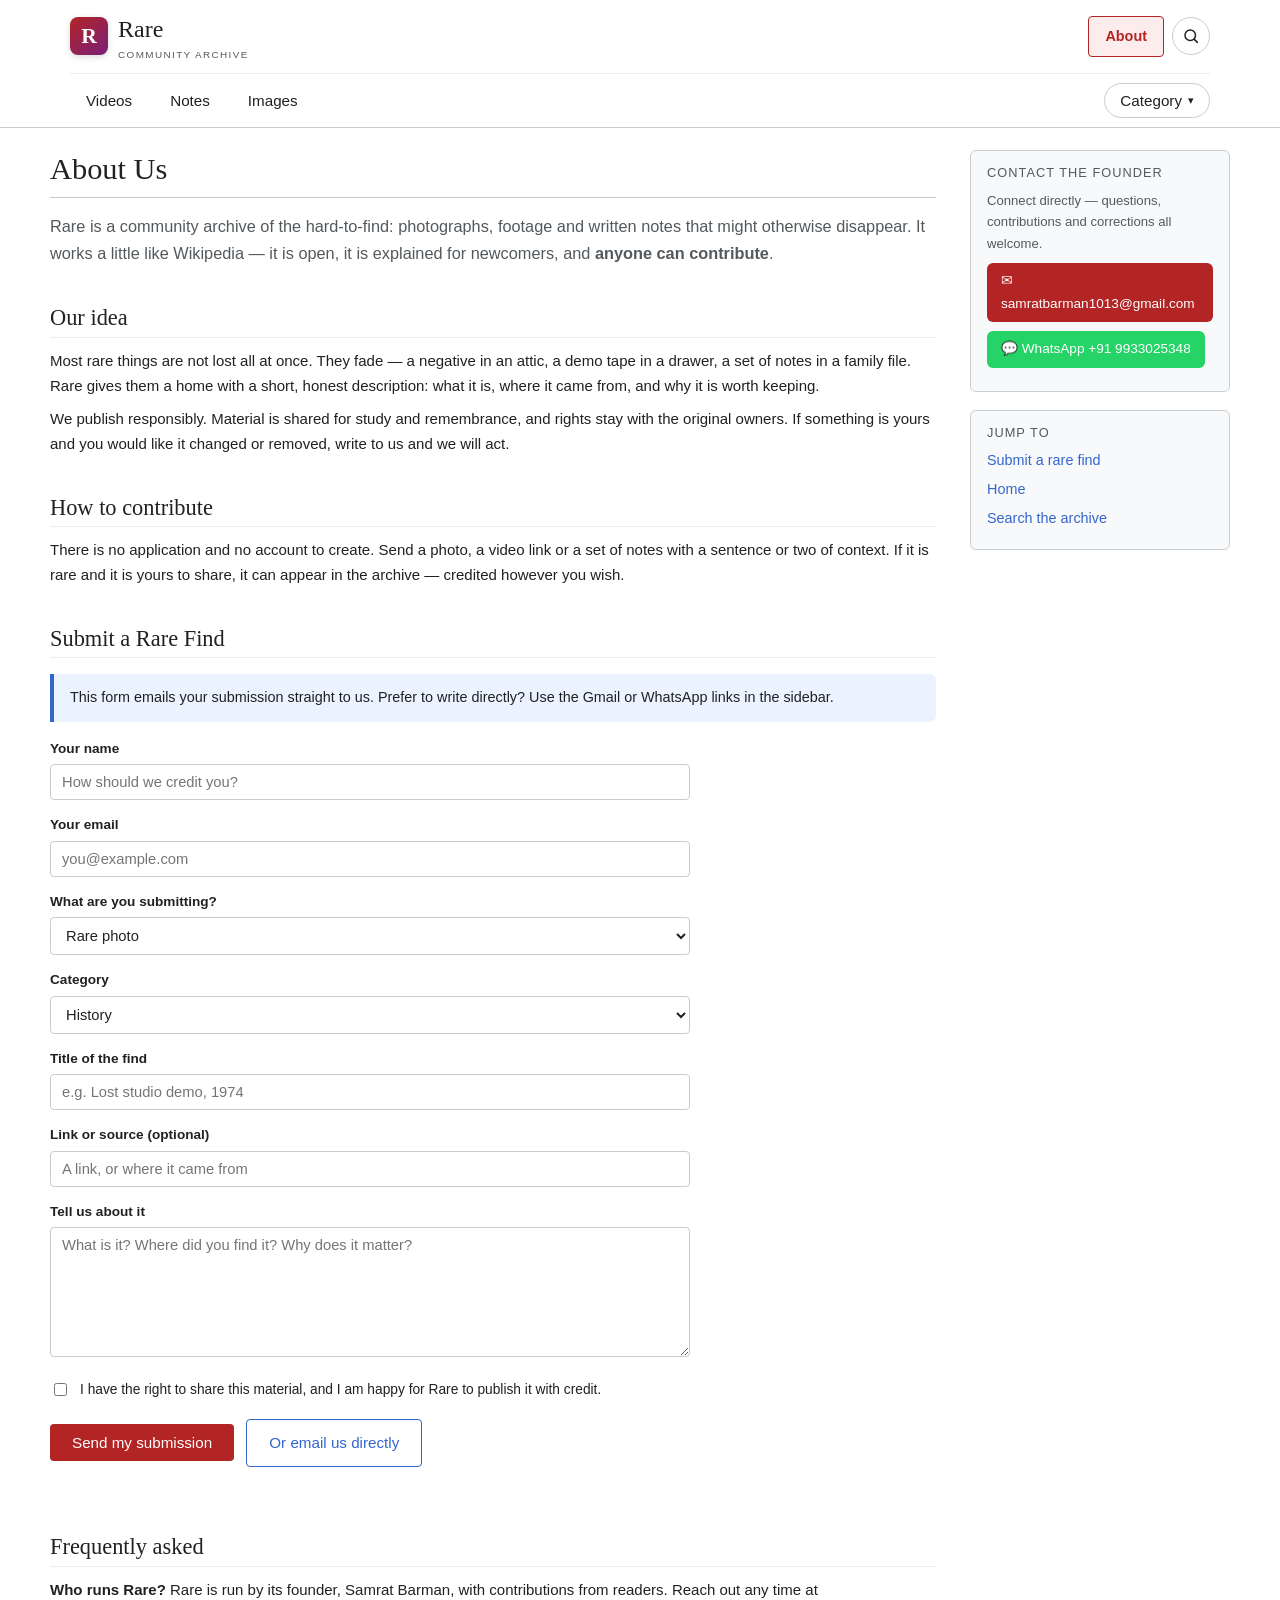
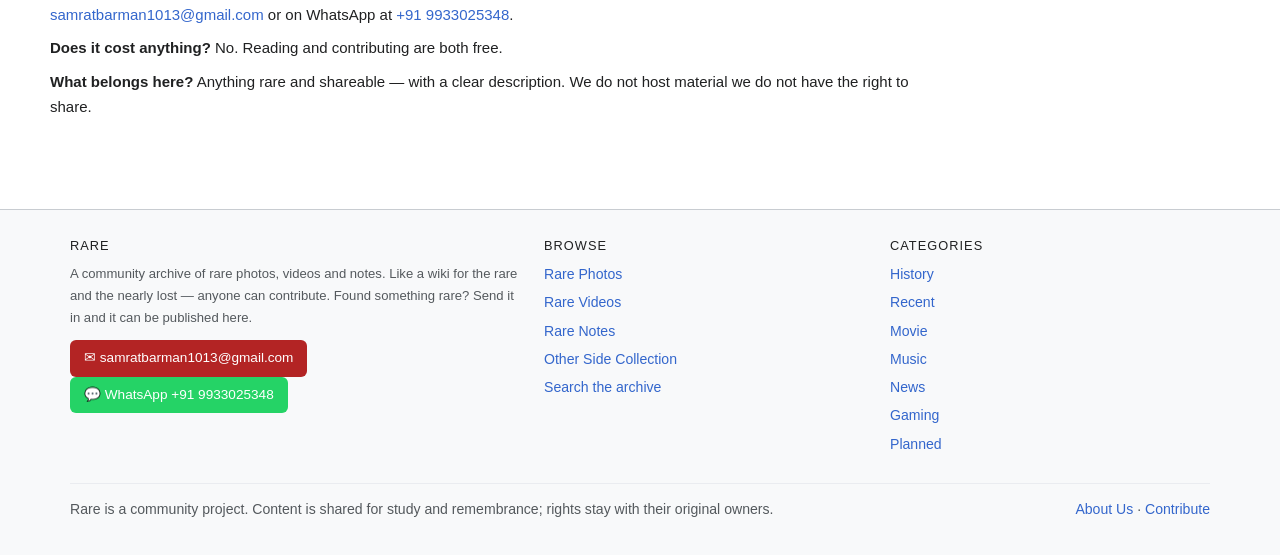
<file: about.html>
<!DOCTYPE html>
<html lang="en">
<head>
<meta charset="utf-8">
<meta name="viewport" content="width=device-width, initial-scale=1">
<title>About Us — Rare</title>
<meta name="description" content="About Rare — a community archive of rare photos, videos and notes. Contact the founder and contribute a rare find.">
<link rel="icon" href="assets/favicon.svg" type="image/svg+xml">
<link rel="stylesheet" href="css/style.css">
</head>
<body data-page="about">
<header class="site-header" id="site-header"></header>
<div class="wrap layout">
  <main>
    <h1>About Us</h1>
    <p class="lead">Rare is a community archive of the hard-to-find: photographs, footage and written notes that might otherwise disappear. It works a little like Wikipedia — it is open, it is explained for newcomers, and <b>anyone can contribute</b>.</p>

    <h2>Our idea</h2>
    <p>Most rare things are not lost all at once. They fade — a negative in an attic, a demo tape in a drawer, a set of notes in a family file. Rare gives them a home with a short, honest description: what it is, where it came from, and why it is worth keeping.</p>
    <p>We publish responsibly. Material is shared for study and remembrance, and rights stay with the original owners. If something is yours and you would like it changed or removed, write to us and we will act.</p>

    <h2>How to contribute</h2>
    <p>There is no application and no account to create. Send a photo, a video link or a set of notes with a sentence or two of context. If it is rare and it is yours to share, it can appear in the archive — credited however you wish.</p>

    <h2 id="submit">Submit a Rare Find</h2>
    <div class="notice" id="form-note">This form emails your submission straight to us. Prefer to write directly? Use the Gmail or WhatsApp links in the sidebar.</div>
    <form id="submit-form" class="form-grid" method="POST" novalidate>
      <div class="field">
        <label for="f-name">Your name</label>
        <input id="f-name" name="name" type="text" placeholder="How should we credit you?" required>
      </div>
      <div class="field">
        <label for="f-email">Your email</label>
        <input id="f-email" name="email" type="email" placeholder="you@example.com" required>
      </div>
      <div class="field">
        <label for="f-type">What are you submitting?</label>
        <select id="f-type" name="type">
          <option value="Photo">Rare photo</option>
          <option value="Video">Rare video</option>
          <option value="Note">Rare note</option>
        </select>
      </div>
      <div class="field">
        <label for="f-cat">Category</label>
        <select id="f-cat" name="category">
          <option>History</option><option>Gaming</option><option>News</option>
          <option>Music</option><option>Movie</option><option>Planned</option>
        </select>
      </div>
      <div class="field">
        <label for="f-title">Title of the find</label>
        <input id="f-title" name="title" type="text" placeholder="e.g. Lost studio demo, 1974" required>
      </div>
      <div class="field">
        <label for="f-link">Link or source (optional)</label>
        <input id="f-link" name="link" type="text" placeholder="A link, or where it came from">
      </div>
      <div class="field">
        <label for="f-notes">Tell us about it</label>
        <textarea id="f-notes" name="notes" placeholder="What is it? Where did you find it? Why does it matter?" required></textarea>
      </div>
      <div class="field" style="display:flex;gap:10px;align-items:flex-start">
        <input id="f-consent" name="consent" type="checkbox" value="yes" style="width:auto;margin-top:4px" required>
        <label for="f-consent" style="font-weight:400;font-size:.86rem">I have the right to share this material, and I am happy for Rare to publish it with credit.</label>
      </div>
      <div>
        <button class="btn" type="submit">Send my submission</button>
        <a class="btn ghost" href="mailto:samratbarman1013@gmail.com" style="margin-left:8px">Or email us directly</a>
      </div>
      <p class="small" id="form-status" role="status"></p>
    </form>

    <h2>Frequently asked</h2>
    <p><b>Who runs Rare?</b> Rare is run by its founder, Samrat Barman, with contributions from readers. Reach out any time at <a href="mailto:samratbarman1013@gmail.com">samratbarman1013@gmail.com</a> or on WhatsApp at <a href="https://wa.me/919933025348" target="_blank" rel="noopener">+91 9933025348</a>.</p>
    <p><b>Does it cost anything?</b> No. Reading and contributing are both free.</p>
    <p><b>What belongs here?</b> Anything rare and shareable — with a clear description. We do not host material we do not have the right to share.</p>
  </main>

  <aside class="sidebar">
    <div class="side-box">
      <h3>Contact the founder</h3>
      <p class="small">Connect directly — questions, contributions and corrections all welcome.</p>
      <p><a class="mail" href="mailto:samratbarman1013@gmail.com">&#9993; samratbarman1013@gmail.com</a></p>
      <p><a class="wa" href="https://wa.me/919933025348" target="_blank" rel="noopener">&#128172; WhatsApp +91 9933025348</a></p>
    </div>
    <div class="side-box"><h3>Jump to</h3><ul>
      <li><a href="#submit">Submit a rare find</a></li>
      <li><a href="index.html">Home</a></li>
      <li><a href="search.html">Search the archive</a></li>
    </ul></div>
  </aside>
</div>
<footer class="site-footer" id="site-footer"></footer>
<script src="js/data.js"></script>
<script src="js/site.js"></script>
<script>
document.addEventListener("DOMContentLoaded", function () {
  var S = window.RARE_SITE;
  var form = document.getElementById("submit-form");
  var status = document.getElementById("form-status");
  var configured = S.formspree && S.formspree.indexOf("YOUR_FORM_ID") === -1;
  if (configured) form.setAttribute("action", S.formspree);

  form.addEventListener("submit", function (e) {
    if (!form.checkValidity()) { e.preventDefault(); form.reportValidity(); return; }
    if (configured) {
      status.textContent = "Sending\u2026";
      return; // let Formspree handle it
    }
    // Fallback: open the visitor's mail app with everything filled in.
    e.preventDefault();
    var g = function (id) { return encodeURIComponent((document.getElementById(id).value || "").trim()); };
    var subject = "Rare submission: " + (document.getElementById("f-title").value || "new find");
    var body =
      "Name: " + document.getElementById("f-name").value + "\n" +
      "Email: " + document.getElementById("f-email").value + "\n" +
      "Type: " + document.getElementById("f-type").value + "\n" +
      "Category: " + document.getElementById("f-cat").value + "\n" +
      "Title: " + document.getElementById("f-title").value + "\n" +
      "Link/source: " + document.getElementById("f-link").value + "\n\n" +
      "Notes:\n" + document.getElementById("f-notes").value + "\n";
    status.textContent = "Opening your email app to send this to " + S.email + "\u2026";
    window.location.href = "mailto:" + S.email + "?subject=" + subject + "&body=" + encodeURIComponent(body);
  });
});
</script>
</body>
</html>
</file>
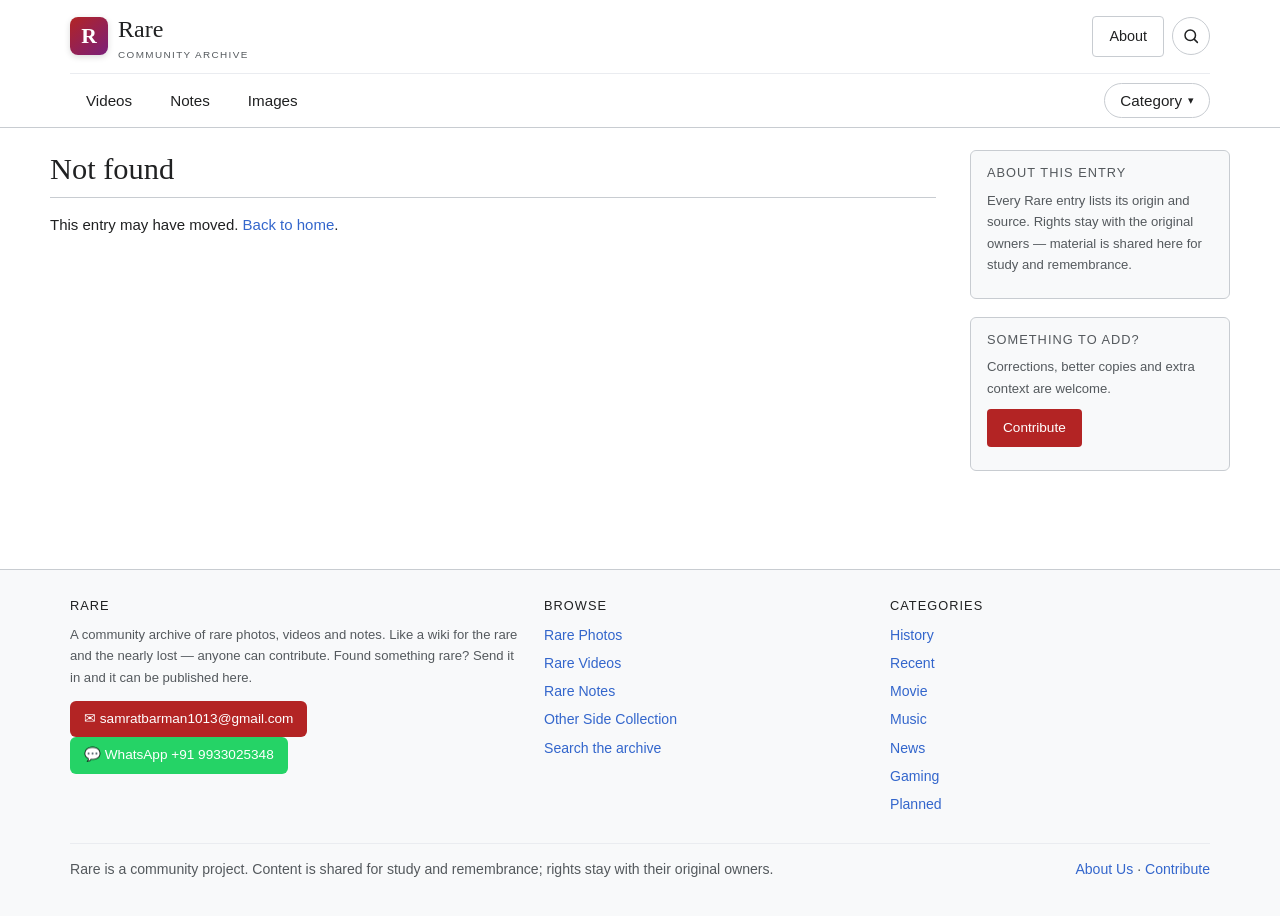
<file: item.html>
<!DOCTYPE html>
<html lang="en">
<head>
<meta charset="utf-8">
<meta name="viewport" content="width=device-width, initial-scale=1">
<title>Entry — Rare</title>
<meta name="description" content="A rare find in the Rare community archive.">
<link rel="icon" href="assets/favicon.svg" type="image/svg+xml">
<link rel="stylesheet" href="css/style.css">
</head>
<body data-page="item">
<header class="site-header" id="site-header"></header>
<div class="wrap layout">
  <main id="item-host"></main>
  <aside class="sidebar">
    <div class="side-box"><h3>About this entry</h3>
      <p class="small">Every Rare entry lists its origin and source. Rights stay with the original owners — material is shared here for study and remembrance.</p>
    </div>
    <div class="side-box"><h3>Something to add?</h3>
      <p class="small">Corrections, better copies and extra context are welcome.</p>
      <p><a class="btn" href="about.html#submit" style="padding:8px 16px;font-size:.85rem">Contribute</a></p>
    </div>
  </aside>
</div>
<footer class="site-footer" id="site-footer"></footer>
<script src="js/data.js"></script>
<script src="js/site.js"></script>
</body>
</html>
</file>
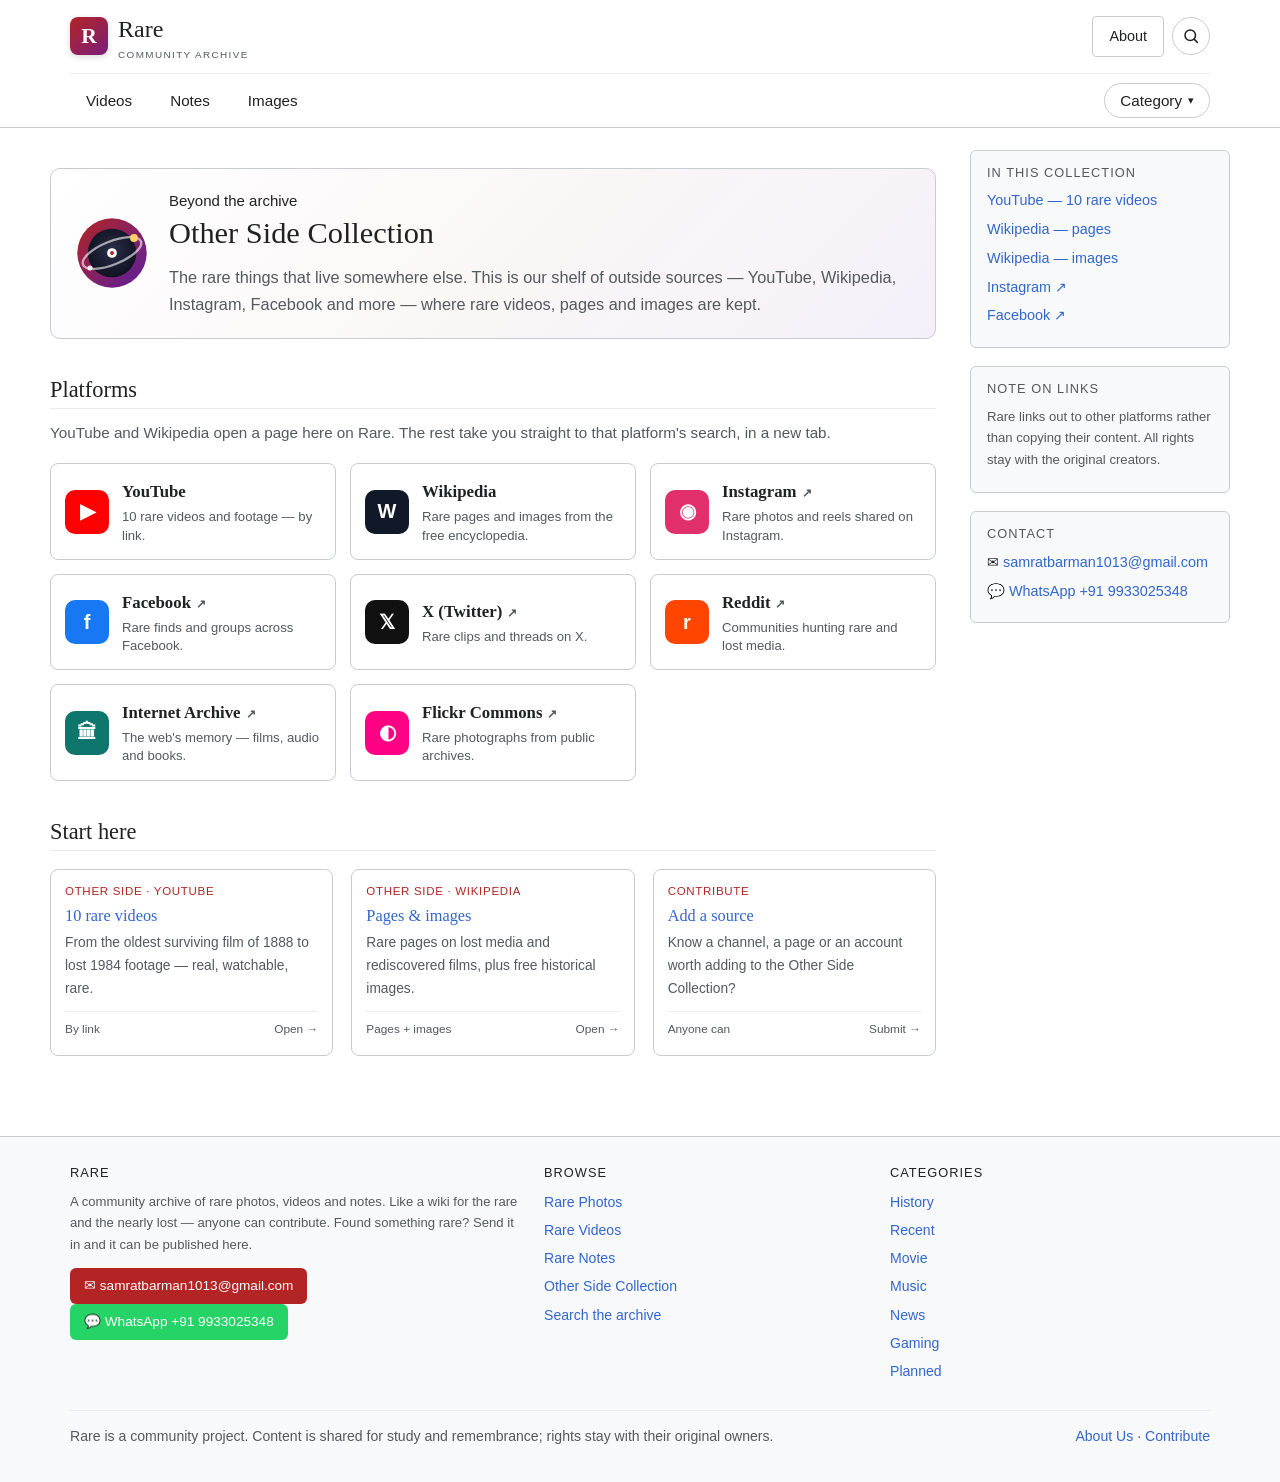
<file: otherside.html>
<!DOCTYPE html>
<html lang="en">
<head>
<meta charset="utf-8">
<meta name="viewport" content="width=device-width, initial-scale=1">
<title>Other Side Collection — Rare</title>
<meta name="description" content="The Other Side Collection — rare videos on YouTube, Wikipedia pages and images, Instagram, Facebook and more, gathered by Rare.">
<link rel="icon" href="assets/favicon.svg" type="image/svg+xml">
<link rel="stylesheet" href="css/style.css">
</head>
<body data-page="otherside">
<header class="site-header" id="site-header"></header>
<div class="wrap layout">
  <main>
    <section class="collection-hero">
      <img src="assets/otherside.svg" alt="Other Side Collection icon">
      <div>
        <div class="kicker">Beyond the archive</div>
        <h1>Other Side Collection</h1>
        <p class="lead" style="margin:0">The rare things that live somewhere else. This is our shelf of outside sources — YouTube, Wikipedia, Instagram, Facebook and more — where rare videos, pages and images are kept.</p>
      </div>
    </section>

    <h2>Platforms</h2>
    <p class="tagline">YouTube and Wikipedia open a page here on Rare. The rest take you straight to that platform's search, in a new tab.</p>
    <div class="platform-grid" id="collection-grid"></div>

    <h2>Start here</h2>
    <div class="grid">
      <a class="card" style="text-decoration:none" href="youtube.html">
        <div class="body"><div class="cat">Other Side &middot; YouTube</div>
          <h3>10 rare videos</h3>
          <p>From the oldest surviving film of 1888 to lost 1984 footage — real, watchable, rare.</p>
          <div class="meta"><span>By link</span><span>Open &rarr;</span></div></div>
      </a>
      <a class="card" style="text-decoration:none" href="wikipedia.html">
        <div class="body"><div class="cat">Other Side &middot; Wikipedia</div>
          <h3>Pages &amp; images</h3>
          <p>Rare pages on lost media and rediscovered films, plus free historical images.</p>
          <div class="meta"><span>Pages + images</span><span>Open &rarr;</span></div></div>
      </a>
      <a class="card" style="text-decoration:none" href="about.html#submit">
        <div class="body"><div class="cat">Contribute</div>
          <h3>Add a source</h3>
          <p>Know a channel, a page or an account worth adding to the Other Side Collection?</p>
          <div class="meta"><span>Anyone can</span><span>Submit &rarr;</span></div></div>
      </a>
    </div>
  </main>
  <aside class="sidebar">
    <div class="side-box"><h3>In this collection</h3><ul>
      <li><a href="youtube.html">YouTube &mdash; 10 rare videos</a></li>
      <li><a href="wikipedia.html#pages">Wikipedia &mdash; pages</a></li>
      <li><a href="wikipedia.html#images">Wikipedia &mdash; images</a></li>
      <li><a href="https://www.instagram.com/explore/search/keyword/?q=rare%20archive" target="_blank" rel="noopener">Instagram &#8599;</a></li>
      <li><a href="https://www.facebook.com/search/top?q=rare%20archive" target="_blank" rel="noopener">Facebook &#8599;</a></li>
    </ul></div>
    <div class="side-box"><h3>Note on links</h3>
      <p class="small">Rare links out to other platforms rather than copying their content. All rights stay with the original creators.</p>
    </div>
    <div class="side-box"><h3>Contact</h3>
      <ul>
        <li>&#9993; <a href="mailto:samratbarman1013@gmail.com">samratbarman1013@gmail.com</a></li>
        <li>&#128172; <a href="https://wa.me/919933025348" target="_blank" rel="noopener">WhatsApp +91 9933025348</a></li>
      </ul>
    </div>
  </aside>
</div>
<footer class="site-footer" id="site-footer"></footer>
<script src="js/data.js"></script>
<script src="js/collection.js"></script>
<script src="js/site.js"></script>
</body>
</html>
</file>
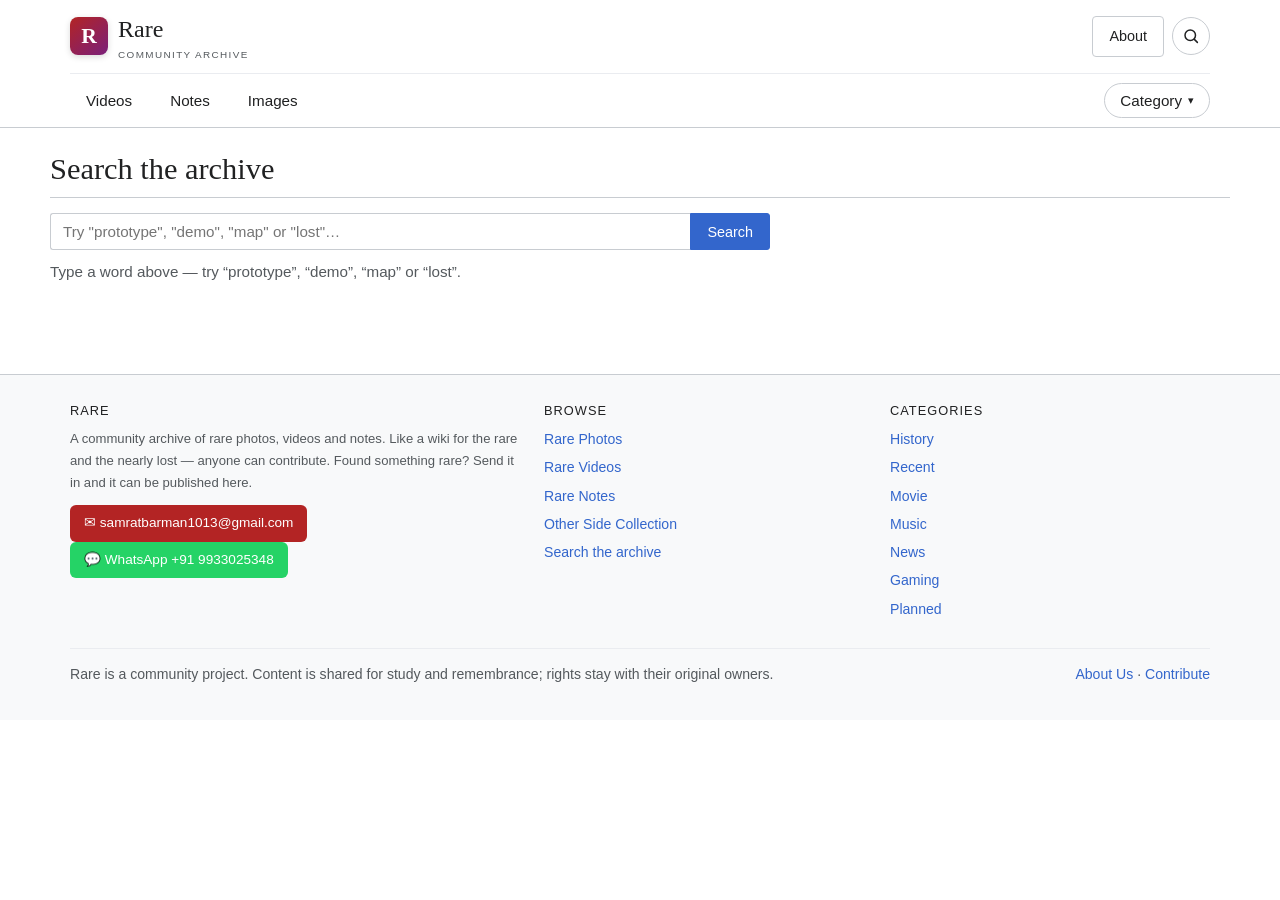
<file: search.html>
<!DOCTYPE html>
<html lang="en">
<head>
<meta charset="utf-8">
<meta name="viewport" content="width=device-width, initial-scale=1">
<title>Search — Rare</title>
<meta name="description" content="Search the Rare archive of rare photos, videos and notes.">
<link rel="icon" href="assets/favicon.svg" type="image/svg+xml">
<link rel="stylesheet" href="css/style.css">
</head>
<body data-page="search">
<header class="site-header" id="site-header"></header>
<div class="wrap layout full">
  <main>
    <h1>Search the archive</h1>
    <form class="search-form" id="big-search" action="search.html" method="get" role="search" style="max-width:720px;margin:12px 0 6px">
      <input type="search" name="q" id="search-input" placeholder="Try &quot;prototype&quot;, &quot;demo&quot;, &quot;map&quot; or &quot;lost&quot;&hellip;" aria-label="Search Rare" autocomplete="off">
      <button type="submit">Search</button>
    </form>
    <p class="tagline" id="search-summary"></p>
    <div id="search-results"></div>
  </main>
</div>
<footer class="site-footer" id="site-footer"></footer>
<script src="js/data.js"></script>
<script src="js/site.js"></script>
</body>
</html>
</file>
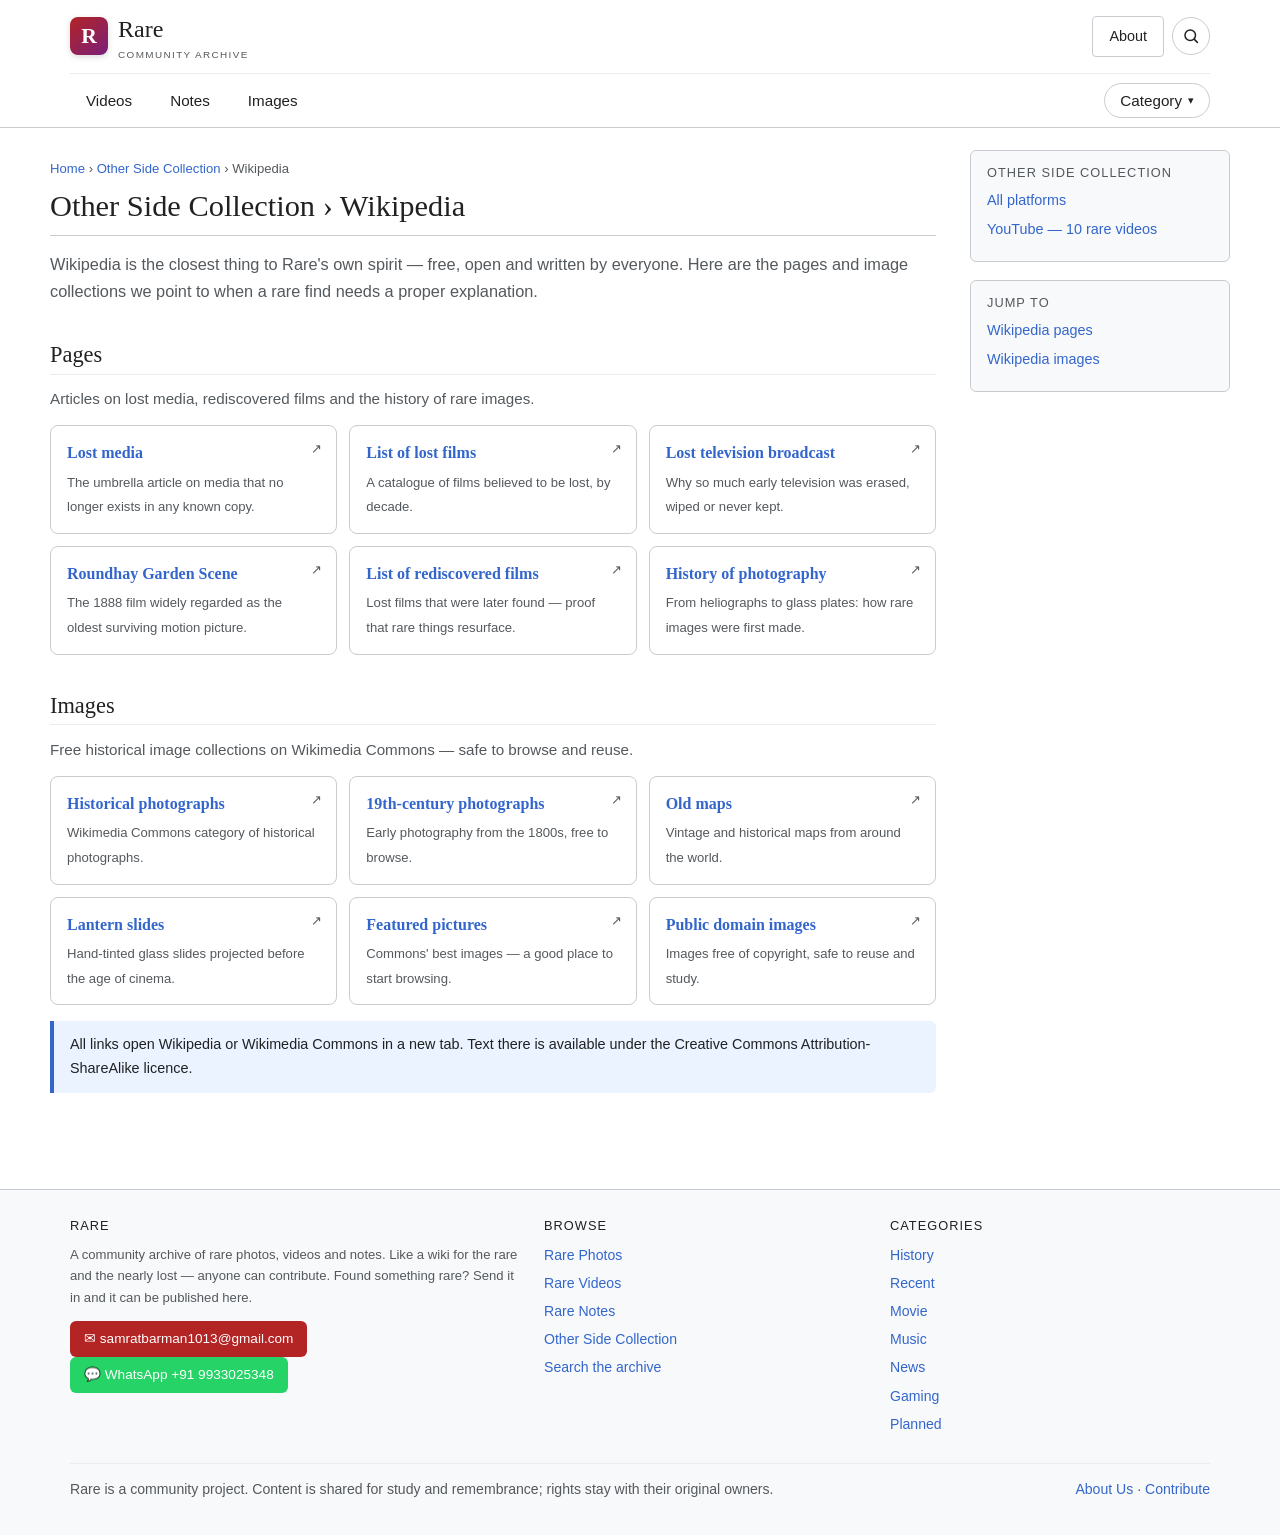
<file: wikipedia.html>
<!DOCTYPE html>
<html lang="en">
<head>
<meta charset="utf-8">
<meta name="viewport" content="width=device-width, initial-scale=1">
<title>Wikipedia — Other Side Collection — Rare</title>
<meta name="description" content="Rare Wikipedia pages and free historical images — the Wikipedia wing of Rare's Other Side Collection.">
<link rel="icon" href="assets/favicon.svg" type="image/svg+xml">
<link rel="stylesheet" href="css/style.css">
</head>
<body data-page="wikipedia">
<header class="site-header" id="site-header"></header>
<div class="wrap layout">
  <main>
    <p class="small"><a href="index.html">Home</a> &rsaquo; <a href="otherside.html">Other Side Collection</a> &rsaquo; Wikipedia</p>
    <h1>Other Side Collection &rsaquo; Wikipedia</h1>
    <p class="lead">Wikipedia is the closest thing to Rare's own spirit — free, open and written by everyone. Here are the pages and image collections we point to when a rare find needs a proper explanation.</p>

    <h2 id="pages">Pages</h2>
    <p class="tagline">Articles on lost media, rediscovered films and the history of rare images.</p>
    <div class="link-grid" id="wiki-pages"></div>

    <h2 id="images">Images</h2>
    <p class="tagline">Free historical image collections on Wikimedia Commons — safe to browse and reuse.</p>
    <div class="link-grid" id="wiki-images"></div>

    <div class="notice">All links open Wikipedia or Wikimedia Commons in a new tab. Text there is available under the Creative Commons Attribution-ShareAlike licence.</div>
  </main>
  <aside class="sidebar">
    <div class="side-box"><h3>Other Side Collection</h3><ul>
      <li><a href="otherside.html">All platforms</a></li>
      <li><a href="youtube.html">YouTube &mdash; 10 rare videos</a></li>
    </ul></div>
    <div class="side-box"><h3>Jump to</h3><ul>
      <li><a href="#pages">Wikipedia pages</a></li>
      <li><a href="#images">Wikipedia images</a></li>
    </ul></div>
  </aside>
</div>
<footer class="site-footer" id="site-footer"></footer>
<script src="js/data.js"></script>
<script src="js/collection.js"></script>
<script src="js/site.js"></script>
</body>
</html>
</file>
<file: css/style.css>
/* Rare — clean, Wikipedia-like light theme */
:root{
  --bg:#ffffff;
  --panel:#f8f9fa;
  --panel-2:#f1f3f5;
  --border:#c8ccd1;
  --border-soft:#eaecf0;
  --text:#202122;
  --muted:#54595d;
  --link:#3366cc;
  --link-visited:#6b4ba3;
  --rare:#b32424;
  --rare-soft:#fdecec;
  --serif:Georgia,"Times New Roman",serif;
  --sans:-apple-system,BlinkMacSystemFont,"Segoe UI",Roboto,Helvetica,Arial,sans-serif;
  --maxw:1180px;
}
*{box-sizing:border-box}
html{scroll-behavior:smooth}
body{
  margin:0;background:var(--bg);color:var(--text);
  font-family:var(--sans);font-size:15px;line-height:1.65;
  -webkit-font-smoothing:antialiased;
}
a{color:var(--link);text-decoration:none}
a:hover{text-decoration:underline}
img{max-width:100%;display:block}
h1,h2,h3,h4{font-family:var(--serif);font-weight:normal;line-height:1.3;margin:0 0 .5em}
h1{font-size:1.9rem;border-bottom:1px solid var(--border);padding-bottom:.25em}
h2{font-size:1.4rem;border-bottom:1px solid var(--border-soft);padding-bottom:.2em;margin-top:1.6em}
h3{font-size:1.15rem}
p{margin:.6em 0}
.wrap{max-width:var(--maxw);margin:0 auto;padding:0 20px}

/* ---------- Header ---------- */
.site-header{background:#fff;border-bottom:1px solid var(--border);position:sticky;top:0;z-index:50}
.header-top{display:flex;align-items:center;gap:22px;padding:10px 0}
.brand{display:flex;align-items:center;gap:10px;font-family:var(--serif);font-size:1.5rem;color:var(--text);white-space:nowrap;flex:0 0 auto}
.brand:hover{text-decoration:none}
.brand-mark{
  width:38px;height:38px;border-radius:8px;display:grid;place-items:center;
  background:linear-gradient(140deg,#b32424,#7a1f7a);color:#fff;font-weight:bold;
  font-family:var(--serif);font-size:1.35rem;box-shadow:0 2px 6px rgba(0,0,0,.15)
}
.brand small{display:block;font-family:var(--sans);font-size:.62rem;letter-spacing:.14em;
  text-transform:uppercase;color:var(--muted);margin-top:-3px}

.search-form{position:relative;flex:1 1 auto;min-width:0;max-width:620px;display:flex}
.search-form input[type=search]{
  flex:1;min-width:0;padding:9px 12px;font-size:.95rem;border:1px solid var(--border);
  border-right:none;border-radius:3px 0 0 3px;background:#fff;color:var(--text);outline:none
}
.search-form input[type=search]:focus{border-color:var(--link);box-shadow:inset 0 0 0 1px var(--link)}
.search-form button{
  padding:9px 16px;border:1px solid var(--link);background:var(--link);color:#fff;
  border-radius:0 3px 3px 0;cursor:pointer;font-size:.9rem
}
.search-form button:hover{background:#2a56ab}
.suggest{
  position:absolute;top:calc(100% + 4px);left:0;right:0;background:#fff;
  border:1px solid var(--border);border-radius:4px;box-shadow:0 8px 24px rgba(0,0,0,.14);
  overflow:hidden;display:none;z-index:60
}
.suggest.open{display:block}
.suggest a{display:flex;gap:10px;align-items:center;padding:8px 12px;color:var(--text);font-size:.9rem}
.suggest a:hover,.suggest a.active{background:var(--panel);text-decoration:none}
.suggest .s-type{font-size:.68rem;text-transform:uppercase;letter-spacing:.06em;color:#fff;
  background:var(--muted);border-radius:3px;padding:1px 6px;flex:0 0 auto}
.suggest .s-type.photo{background:#0b6e4f}
.suggest .s-type.video{background:#b32424}
.suggest .s-type.note{background:#4a5568}
.suggest .s-empty{padding:10px 12px;color:var(--muted);font-size:.9rem}

.main-nav{border-top:1px solid var(--border-soft);display:flex;flex-wrap:wrap;gap:2px;padding:4px 0}
.main-nav a{
  padding:7px 12px;font-size:.9rem;color:var(--text);border-radius:3px
}
.main-nav a:hover{background:var(--panel);text-decoration:none}
.main-nav a.active{background:var(--rare-soft);color:var(--rare);font-weight:600}

/* ---------- Category chips ---------- */
.cat-strip{display:flex;flex-wrap:wrap;gap:8px;margin:14px 0 6px}
.chip{
  font-size:.82rem;padding:4px 12px;border:1px solid var(--border);border-radius:999px;
  color:var(--text);background:#fff
}
.chip:hover{border-color:var(--link);color:var(--link);text-decoration:none}
.chip.active{background:var(--link);border-color:var(--link);color:#fff}

/* ---------- Layout ---------- */
.layout{display:grid;grid-template-columns:1fr 260px;gap:34px;align-items:start;padding:22px 0 40px}
.layout.full{grid-template-columns:1fr}
main{min-width:0}
.sidebar{position:sticky;top:130px}
.side-box{border:1px solid var(--border);border-radius:6px;padding:14px 16px;margin-bottom:18px;background:var(--panel)}
.side-box h3{font-family:var(--sans);font-size:.8rem;text-transform:uppercase;letter-spacing:.08em;
  color:var(--muted);margin-bottom:.6em;border:none;padding:0}
.side-box ul{list-style:none;margin:0;padding:0}
.side-box li{margin:5px 0;font-size:.9rem}
.lead{font-size:1.02rem;color:var(--muted)}

/* ---------- Cards ---------- */
.grid{display:grid;grid-template-columns:repeat(auto-fill,minmax(260px,1fr));gap:18px;margin-top:18px}
.card{
  border:1px solid var(--border);border-radius:8px;overflow:hidden;background:#fff;
  display:flex;flex-direction:column;transition:box-shadow .15s,transform .15s
}
.card:hover{box-shadow:0 6px 20px rgba(0,0,0,.12);transform:translateY(-2px)}
.card .thumb{position:relative;aspect-ratio:16/10;background:var(--panel-2);overflow:hidden}
.card .thumb img{width:100%;height:100%;object-fit:cover}
.card .badge{
  position:absolute;top:8px;left:8px;font-size:.66rem;text-transform:uppercase;
  letter-spacing:.07em;color:#fff;padding:2px 8px;border-radius:3px;background:var(--muted)
}
.badge.photo{background:#0b6e4f}
.badge.video{background:#b32424}
.badge.note{background:#4a5568}
.card .body{padding:12px 14px 16px;display:flex;flex-direction:column;flex:1}
.card .cat{font-size:.72rem;text-transform:uppercase;letter-spacing:.06em;color:var(--rare);margin-bottom:4px}
.card h3{font-size:1.02rem;margin:0 0 6px;font-family:var(--serif)}
.card h3 a{color:var(--text)}
.card h3 a:hover{color:var(--link);text-decoration:none}
.card p{font-size:.86rem;color:var(--muted);margin:0 0 10px;flex:1;
  display:-webkit-box;-webkit-line-clamp:3;-webkit-box-orient:vertical;overflow:hidden}
.card .meta{font-size:.74rem;color:var(--muted);display:flex;justify-content:space-between;border-top:1px solid var(--border-soft);padding-top:8px}

/* ---------- Item detail ---------- */
.detail-head{display:flex;gap:16px;align-items:baseline;flex-wrap:wrap}
.detail-figure{border:1px solid var(--border);border-radius:8px;overflow:hidden;margin:18px 0;background:var(--panel-2)}
.detail-figure img{width:100%}
.detail-figure figcaption{font-size:.8rem;color:var(--muted);padding:8px 12px;background:var(--panel)}
.video-frame{position:relative;aspect-ratio:16/9;background:#111;display:grid;place-items:center}
.video-frame .play{
  width:70px;height:70px;border-radius:50%;background:rgba(255,255,255,.92);display:grid;place-items:center;
  font-size:1.6rem;color:#111;box-shadow:0 4px 18px rgba(0,0,0,.4)
}
.meta-table{width:100%;border-collapse:collapse;margin:14px 0;font-size:.9rem}
.meta-table th,.meta-table td{border:1px solid var(--border);padding:8px 12px;text-align:left;vertical-align:top}
.meta-table th{background:var(--panel);width:180px;font-weight:600;color:var(--muted)}

/* ---------- Forms ---------- */
.form-grid{display:grid;gap:14px;max-width:640px}
.field label{display:block;font-size:.85rem;font-weight:600;margin-bottom:4px}
.field input,.field select,.field textarea{
  width:100%;padding:9px 11px;border:1px solid var(--border);border-radius:4px;
  font-family:inherit;font-size:.92rem;background:#fff;color:var(--text)
}
.field textarea{min-height:130px;resize:vertical}
.field input:focus,.field select:focus,.field textarea:focus{outline:none;border-color:var(--link);box-shadow:0 0 0 2px rgba(51,102,204,.15)}
.btn{display:inline-block;background:var(--rare);color:#fff;border:none;padding:10px 22px;border-radius:4px;
  cursor:pointer;font-size:.95rem;font-family:inherit}
.btn:hover{background:#8f1c1c}
.btn.ghost{background:#fff;color:var(--link);border:1px solid var(--link)}
.btn.ghost:hover{background:var(--panel)}
.notice{border-left:4px solid var(--link);background:#eaf3ff;padding:12px 16px;border-radius:0 6px 6px 0;font-size:.9rem;margin:16px 0}

/* ---------- Hero ---------- */
.hero{border:1px solid var(--border);border-radius:10px;padding:26px 28px;background:
  linear-gradient(135deg,#fff 0%,#faf6f6 55%,#f6f2fa 100%);margin-top:18px}
.hero h1{border:none;font-size:2.15rem;margin-bottom:.15em}
.hero .kicker{font-size:.78rem;letter-spacing:.16em;text-transform:uppercase;color:var(--rare);font-weight:600}
.hero-actions{margin-top:16px;display:flex;gap:10px;flex-wrap:wrap}
.stat-row{display:flex;gap:28px;flex-wrap:wrap;margin-top:18px}
.stat b{font-family:var(--serif);font-size:1.6rem;display:block}
.stat span{font-size:.78rem;text-transform:uppercase;letter-spacing:.06em;color:var(--muted)}

/* ---------- Footer ---------- */
.site-footer{border-top:1px solid var(--border);background:var(--panel);margin-top:40px;padding:28px 0 34px;font-size:.88rem;color:var(--muted)}
.footer-cols{display:grid;grid-template-columns:1.4fr 1fr 1fr;gap:26px}
.footer-cols h4{font-family:var(--sans);font-size:.8rem;text-transform:uppercase;letter-spacing:.08em;color:var(--text);margin-bottom:.7em}
.footer-cols ul{list-style:none;margin:0;padding:0}
.footer-cols li{margin:5px 0}
.footer-bottom{margin-top:22px;border-top:1px solid var(--border-soft);padding-top:14px;display:flex;justify-content:space-between;flex-wrap:wrap;gap:10px}
.wa{display:inline-flex;align-items:center;gap:7px;background:#25D366;color:#fff;padding:7px 14px;border-radius:6px;font-size:.85rem}
.wa:hover{text-decoration:none;background:#1ebe5b}
.mail{display:inline-flex;align-items:center;gap:7px;background:var(--rare);color:#fff;padding:7px 14px;border-radius:6px;font-size:.85rem}
.mail:hover{text-decoration:none;background:#8f1c1c}

.section-head{display:flex;justify-content:space-between;align-items:baseline;flex-wrap:wrap;gap:10px}
.section-head .more{font-size:.85rem}
.tagline{color:var(--muted);font-size:.95rem}
.small{font-size:.82rem;color:var(--muted)}
hr{border:none;border-top:1px solid var(--border-soft);margin:22px 0}

@media(max-width:860px){
  .layout{grid-template-columns:1fr}
  .sidebar{position:static}
  .footer-cols{grid-template-columns:1fr 1fr}
  .header-top{flex-wrap:wrap;gap:12px}
  .search-form{max-width:none;order:3;flex-basis:100%}
}
@media(max-width:520px){
  .footer-cols{grid-template-columns:1fr}
  h1{font-size:1.55rem}
  .hero h1{font-size:1.7rem}
}

/* ---------- Other Side Collection ---------- */
.collection-hero{display:flex;gap:20px;align-items:center;border:1px solid var(--border);border-radius:10px;
  padding:20px 24px;background:linear-gradient(135deg,#fff 0%,#faf6f6 55%,#f4f0fa 100%);margin-top:18px}
.collection-hero img{width:74px;height:74px;flex:0 0 auto}
.collection-hero h1{border:none;margin:0 0 .1em;font-size:1.9rem}
.platform-grid{display:grid;grid-template-columns:repeat(auto-fill,minmax(250px,1fr));gap:14px;margin-top:18px}
.platform{display:flex;gap:13px;align-items:center;border:1px solid var(--border);border-radius:8px;
  padding:14px;background:#fff;color:var(--text);transition:box-shadow .15s,transform .15s}
.platform:hover{text-decoration:none;box-shadow:0 6px 18px rgba(0,0,0,.12);transform:translateY(-2px);border-color:var(--pc,#4a5568)}
.platform .p-icon{width:44px;height:44px;flex:0 0 auto;border-radius:10px;display:grid;place-items:center;
  font-size:1.25rem;font-weight:700;color:#fff;background:var(--pc,#4a5568)}
.platform .p-body b{display:block;font-family:var(--serif);font-size:1.05rem;color:var(--text)}
.platform .p-body small{color:var(--muted);font-size:.82rem;line-height:1.4;display:block;margin-top:2px}
.platform .ext{font-size:.78rem;color:var(--muted);margin-left:5px}
.yt-grid{display:grid;grid-template-columns:repeat(auto-fill,minmax(290px,1fr));gap:18px;margin-top:18px}
.yt-card{border:1px solid var(--border);border-radius:8px;overflow:hidden;background:#fff;display:flex;flex-direction:column;transition:box-shadow .15s,transform .15s}
.yt-card:hover{box-shadow:0 6px 20px rgba(0,0,0,.13);transform:translateY(-2px)}
.yt-thumb{position:relative;display:block;aspect-ratio:16/9;background:#000}
.yt-thumb img{width:100%;height:100%;object-fit:cover}
.yt-play{position:absolute;top:50%;left:50%;transform:translate(-50%,-50%);width:56px;height:56px;
  border-radius:50%;background:rgba(0,0,0,.55);border:2px solid #fff;display:flex;align-items:center;
  justify-content:center;color:#fff;font-size:1.1rem;pointer-events:none}
.yt-body{padding:12px 14px 14px;display:flex;flex-direction:column;flex:1}
.yt-body h3{font-size:1rem;margin:0 0 6px;font-family:var(--serif)}
.yt-body p{font-size:.85rem;color:var(--muted);flex:1;margin:0 0 10px}
.link-grid{display:grid;grid-template-columns:repeat(auto-fill,minmax(270px,1fr));gap:12px;margin:14px 0 8px}
.link-card{position:relative;display:block;border:1px solid var(--border);border-radius:8px;padding:14px 16px;background:#fff;color:var(--text)}
.link-card:hover{text-decoration:none;border-color:var(--link);box-shadow:0 4px 14px rgba(0,0,0,.1)}
.link-card b{display:block;font-family:var(--serif);font-size:1rem;color:var(--link);margin-bottom:3px}
.link-card small{color:var(--muted);font-size:.82rem;line-height:1.45}
.link-card .ext{position:absolute;top:12px;right:14px;color:var(--muted);font-size:.8rem}
@media(max-width:520px){
  .collection-hero{flex-direction:column;align-items:flex-start;text-align:left}
}

/* ================= Horizontal-scroll shell ================= */
html,body{height:100%}
body.shell{overflow:hidden;display:flex;flex-direction:column;height:100vh}
body.shell #site-header{flex:0 0 auto;z-index:60}

/* two-tier header */
.tier1{display:flex;align-items:center;justify-content:space-between;gap:12px;padding:10px 0}
.tier1-right{display:flex;align-items:center;gap:8px;flex:0 0 auto}
.icon-btn{width:38px;height:38px;border:1px solid var(--border);border-radius:50%;background:#fff;
  display:grid;place-items:center;color:var(--text);cursor:pointer;padding:0}
.icon-btn:hover{border-color:var(--link);color:var(--link)}
.tier2-bar{display:flex;align-items:center;gap:6px;border-top:1px solid var(--border-soft);padding:5px 0}
.tier2{display:flex;align-items:center;gap:6px;flex:1 1 auto;min-width:0;
  flex-wrap:nowrap;overflow-x:auto;scrollbar-width:none;-ms-overflow-style:none}
.tier2::-webkit-scrollbar{height:0}
.tier2 a{padding:8px 15px;font-size:.95rem;color:var(--text);border-radius:999px;white-space:nowrap;flex:0 0 auto;border:1px solid transparent}
.tier2 a:hover{background:var(--panel);text-decoration:none}
.tier2 a.active{background:var(--rare-soft);border-color:var(--rare);color:var(--rare);font-weight:600}
.cat-menu-wrap{position:relative;flex:0 0 auto}
.cat-menu-btn{display:inline-flex;align-items:center;gap:6px;padding:8px 15px;font-family:inherit;font-size:.95rem;
  border:1px solid var(--border);border-radius:999px;background:#fff;color:var(--text);cursor:pointer;white-space:nowrap}
.cat-menu-btn:hover{border-color:var(--link);color:var(--link)}
.cat-menu-btn .caret{font-size:.7rem}
.cat-menu{position:absolute;right:0;top:calc(100% + 8px);min-width:220px;background:#fff;border:1px solid var(--border);
  border-radius:10px;box-shadow:0 14px 40px rgba(0,0,0,.16);padding:8px;display:none;z-index:90}
.cat-menu.open{display:block}
.cat-menu a{display:block;padding:9px 12px;border-radius:7px;color:var(--text);font-size:.92rem;white-space:nowrap}
.cat-menu a:hover{background:var(--panel);text-decoration:none}
.cat-menu-sep{height:1px;background:var(--border-soft);margin:6px 4px}

/* track + panels */
.track{flex:1 1 auto;display:flex;overflow-x:auto;overflow-y:hidden;scroll-snap-type:x mandatory;
  scroll-behavior:smooth;position:relative;scrollbar-width:none}
.track::-webkit-scrollbar{height:0}
.panel{flex:0 0 100%;height:100%;overflow-y:auto;overflow-x:hidden;scroll-snap-align:start;
  scroll-snap-stop:always;padding-bottom:48px;position:relative}
.panel::-webkit-scrollbar{width:10px}
.panel::-webkit-scrollbar-thumb{background:#c8ccd1;border-radius:8px;border:3px solid #fff}
.panel-head{display:flex;align-items:baseline;justify-content:space-between;gap:12px;flex-wrap:wrap}
.panel-kicker{font-size:.72rem;letter-spacing:.16em;text-transform:uppercase;color:var(--rare);font-weight:600}
.scroll-hint{font-size:.78rem;color:var(--muted);display:inline-flex;align-items:center;gap:6px}

/* horizontal card rows */
.row-block{position:relative}
.row-nav{display:flex;justify-content:flex-end;gap:6px;margin:0 0 4px}
.rn{width:30px;height:30px;border:1px solid var(--border);background:#fff;border-radius:50%;cursor:pointer;
  color:var(--muted);display:grid;place-items:center;font-size:1rem;line-height:1;padding:0}
.rn:hover{border-color:var(--link);color:var(--link)}
.row{display:flex;gap:16px;overflow-x:auto;scroll-snap-type:x proximity;padding:2px 2px 14px;
  -webkit-overflow-scrolling:touch;scrollbar-width:thin}
.row::-webkit-scrollbar{height:8px}
.row::-webkit-scrollbar-thumb{background:#c8ccd1;border-radius:8px}
.row .card{flex:0 0 300px;scroll-snap-align:start}
.row .platform{flex:0 0 250px}

/* big panel arrows */
.nav-arrow{position:fixed;top:50%;transform:translateY(-50%);z-index:65;width:40px;height:40px;border-radius:50%;
  border:1px solid var(--border);background:rgba(255,255,255,.92);color:var(--text);cursor:pointer;
  box-shadow:0 3px 12px rgba(0,0,0,.14);display:grid;place-items:center;font-size:1.4rem;line-height:1}
.nav-arrow:hover{border-color:var(--link);color:var(--link)}
.nav-arrow.prev{left:12px}.nav-arrow.next{right:12px}

/* progress dots */
.dots{position:fixed;bottom:12px;left:50%;transform:translateX(-50%);z-index:64;display:flex;gap:8px;
  background:rgba(255,255,255,.9);border:1px solid var(--border);border-radius:999px;padding:6px 12px}
.dots button{width:9px;height:9px;border-radius:50%;border:none;background:#c8ccd1;cursor:pointer;padding:0}
.dots button.active{background:var(--rare);transform:scale(1.25)}

/* slide-in sheet (overlay) */
.sheet{position:fixed;left:0;right:0;bottom:0;background:#fff;overflow-y:auto;z-index:70;
  transform:translateX(100%);transition:transform .3s cubic-bezier(.4,0,.2,1);box-shadow:-10px 0 34px rgba(0,0,0,.16)}
.sheet.open{transform:none}
.sheet-bar{position:sticky;top:0;background:#fff;border-bottom:1px solid var(--border);padding:10px 0;z-index:2}
.sheet-bar .wrap{display:flex;align-items:center;gap:14px}
.sheet-back{border:1px solid var(--border);background:#fff;border-radius:4px;padding:6px 14px;cursor:pointer;
  font-family:inherit;font-size:.88rem;color:var(--text)}
.sheet-back:hover{border-color:var(--link);color:var(--link)}

@media(max-width:900px){
  .nav-arrow{display:none}
  .tier2 a{padding:7px 9px;font-size:.85rem}
}
@media(max-width:760px){
  .tier1{gap:8px}
  .tier2 a{padding:7px 12px;font-size:.9rem}
  .cat-menu-btn{padding:7px 12px;font-size:.9rem}
}
@media(max-width:620px){
  .tier-label{display:none}
  .row .card{flex:0 0 78%}
  .row .platform{flex:0 0 78%}
}
@media(prefers-reduced-motion:reduce){
  .sheet{transition:none}
  .track{scroll-behavior:auto}
}

/* tier-1 About link */
.about-link{padding:8px 16px;border:1px solid var(--border);border-radius:4px;font-size:.9rem;color:var(--text);white-space:nowrap}
.about-link:hover{border-color:var(--link);color:var(--link);text-decoration:none}
.about-link.active{background:var(--rare-soft);border-color:var(--rare);color:var(--rare);font-weight:600}

/* starred markers */
.card .star{position:absolute;top:8px;right:8px;color:#ffcc33;font-size:1.05rem;text-shadow:0 1px 3px rgba(0,0,0,.55)}
.star-inline{color:#b8860b;font-size:.8rem;margin-left:8px}

/* automatic section/category tags on an entry */
.auto-tags{display:flex;gap:8px;flex-wrap:wrap;align-items:center;margin:6px 0 12px}
.atag{font-size:.72rem;text-transform:uppercase;letter-spacing:.06em;background:var(--panel);border:1px solid var(--border);border-radius:999px;padding:3px 10px;color:var(--muted)}
.browse-cta{border:1px solid var(--link);background:#fff;color:var(--link);border-radius:999px;padding:4px 12px;font-size:.8rem;font-family:inherit;cursor:pointer}
.browse-cta:hover{background:var(--link);color:#fff}

/* section > category > filter bar */
.browse-bar{border:1px solid var(--border);border-radius:8px;background:var(--panel);padding:12px 14px;margin:8px 0 14px;display:flex;flex-direction:column;gap:10px}
.bb-row{display:flex;align-items:center;gap:10px;flex-wrap:wrap}
.bb-label{font-size:.68rem;text-transform:uppercase;letter-spacing:.1em;color:var(--muted);min-width:60px}
.bb-section{font-weight:600;font-family:var(--serif)}
.bb-cat,.bb-type{padding:6px 10px;border:1px solid var(--border);border-radius:4px;background:#fff;font-family:inherit;font-size:.88rem;color:var(--text)}
.fchips{display:flex;gap:8px;flex-wrap:wrap}
.fchip{border:1px solid var(--border);background:#fff;border-radius:999px;padding:5px 14px;font-family:inherit;font-size:.85rem;color:var(--text);cursor:pointer}
.fchip:hover{border-color:var(--link);color:var(--link)}
.fchip.active{background:var(--link);border-color:var(--link);color:#fff}
</file>
